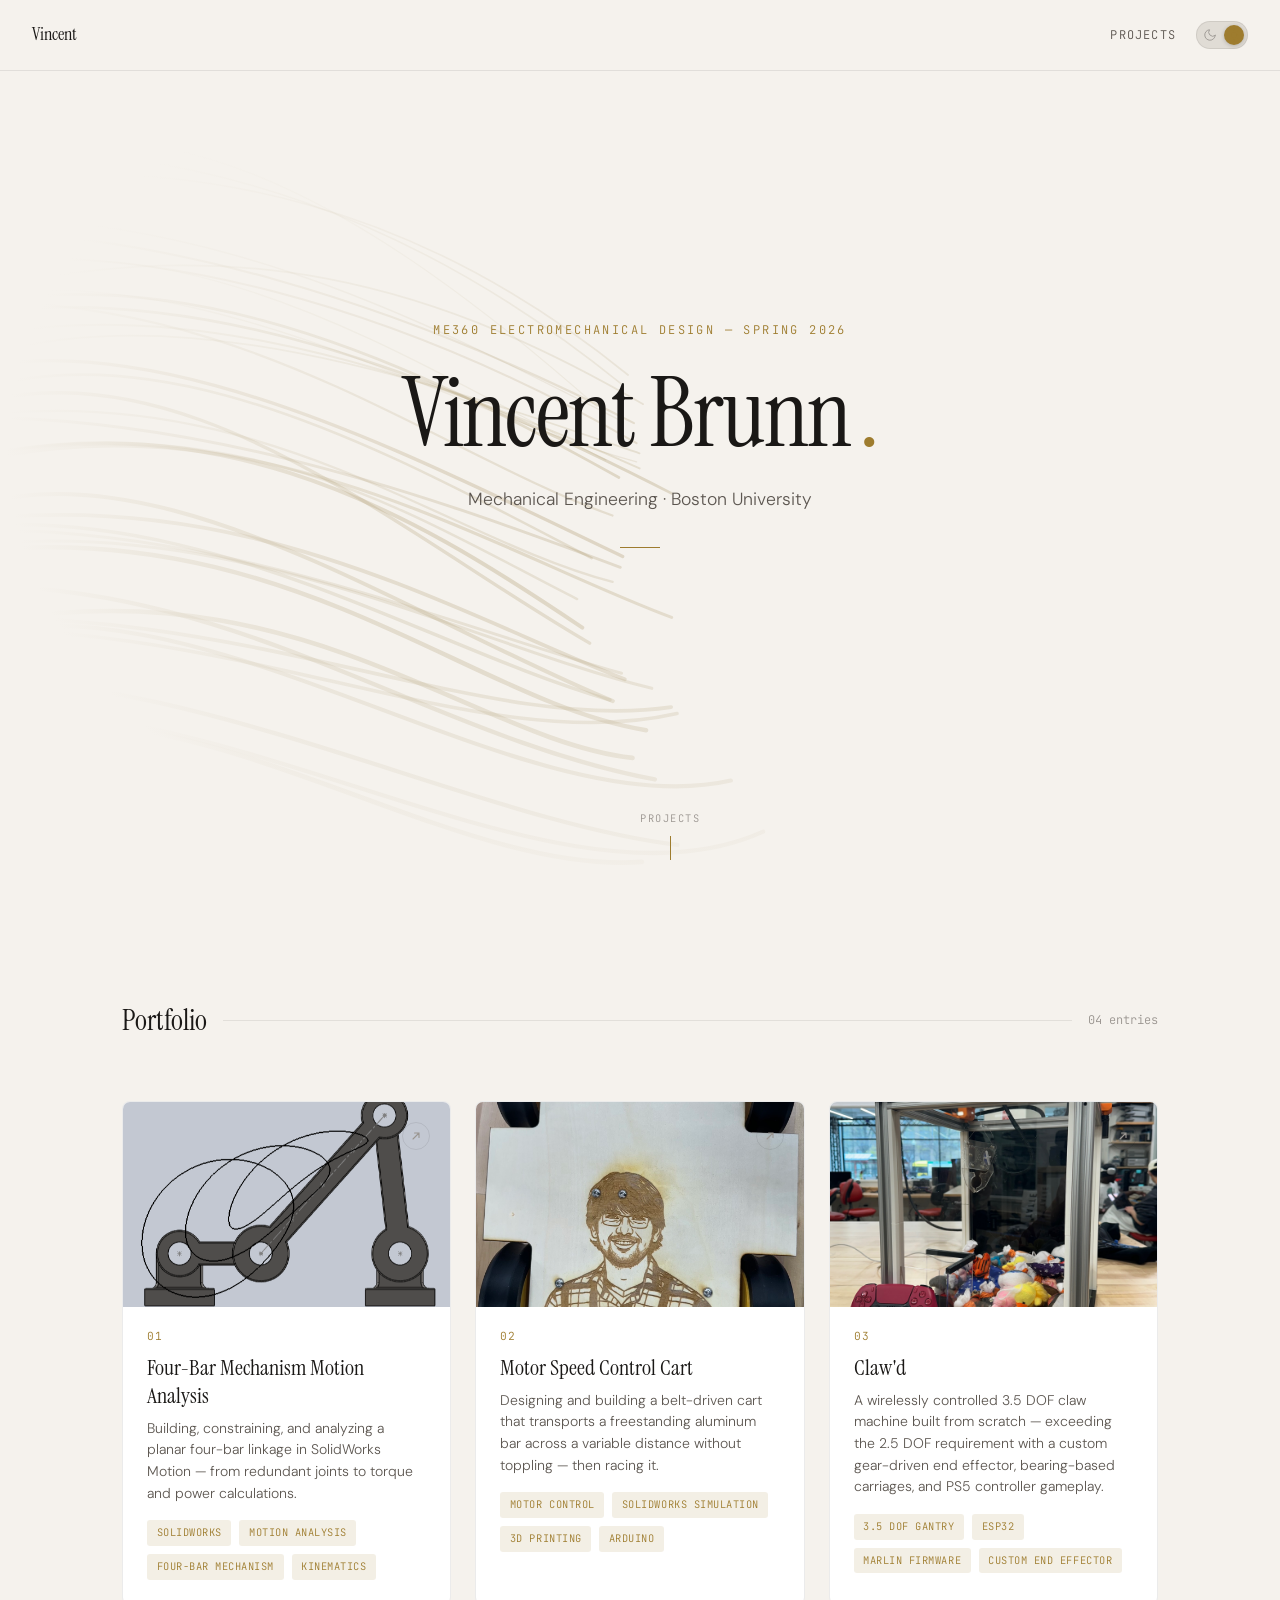
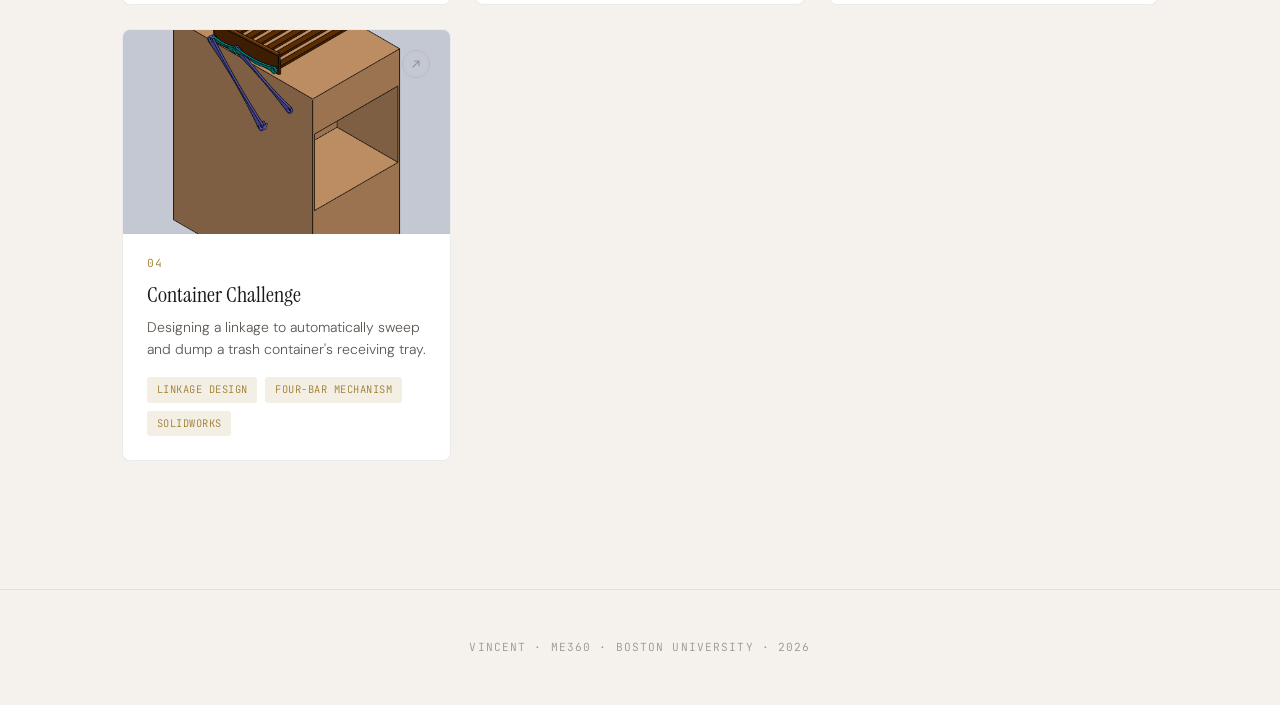
<file: index.html>
<!DOCTYPE html>
<html lang="en">
<head>
    <meta charset="UTF-8">
    <meta name="viewport" content="width=device-width, initial-scale=1.0">
    <title>Vincent — ME360 Portfolio</title>
    <link rel="preconnect" href="https://fonts.googleapis.com">
    <link rel="preconnect" href="https://fonts.gstatic.com" crossorigin>
    <link href="https://fonts.googleapis.com/css2?family=Instrument+Serif&family=DM+Sans:ital,wght@0,300;0,400;0,500;0,600;1,400&family=JetBrains+Mono:wght@400;500&display=swap" rel="stylesheet">
    <link rel="stylesheet" href="css/style.css">
</head>
<body>

    <!-- ── Persistent Nav (hidden until you scroll past hero) ── -->
    <nav class="topnav nav-hidden">
        <a href="index.html" class="site-name">Vincent</a>
        <a href="#projects">Projects</a>
    </nav>

    <!-- ── Hero ── -->
    <section class="hero">
        <div class="hero-bg">
            <canvas id="heroCanvas"></canvas>
        </div>
        <div class="hero-content">
            <div class="hero-label">ME360 Electromechanical Design — Spring 2026</div>
            <h1 class="hero-name">Vincent Brunn <span>.</span></h1>
            <p class="hero-tagline">Mechanical Engineering · Boston University</p>
            <div class="hero-divider"></div>
        </div>
        <div class="hero-scroll">
            <span>Projects</span>
            <div class="arrow"></div>
        </div>
    </section>

    <!-- ── Projects ── -->
    <section class="projects" id="projects">
        <div class="section-header">
            <h2>Portfolio</h2>
            <div class="line"></div>
            <span class="count">04 entries</span>
        </div>

        <div class="project-grid">

            <!-- PROJECT CARD 1 -->
            <a href="projects/project-01.html" class="project-card">
                <div class="card-arrow">
                    <svg viewBox="0 0 16 16" fill="none" stroke-width="1.5" stroke-linecap="round">
                        <path d="M4 12 L12 4 M6 4 L12 4 L12 10"/>
                    </svg>
                </div>
                <div class="card-image">
                    <img src="assets/fourbar-assembly-traces.png" alt="Four-bar mechanism assembly with coupler trace paths">
                </div>
                <div class="card-body">
                    <div class="card-number">01</div>
                    <div class="card-title">Four-Bar Mechanism Motion Analysis</div>
                    <p class="card-desc">Building, constraining, and analyzing a planar four-bar linkage in SolidWorks Motion — from redundant joints to torque and power calculations.</p>
                    <div class="card-tags">
                        <span>SolidWorks</span>
                        <span>Motion Analysis</span>
                        <span>Four-Bar Mechanism</span>
                        <span>Kinematics</span>
                    </div>
                </div>
            </a>

            <!-- PROJECT CARD 2 -->
            <a href="projects/project-02.html" class="project-card">
                <div class="card-arrow">
                    <svg viewBox="0 0 16 16" fill="none" stroke-width="1.5" stroke-linecap="round">
                        <path d="M4 12 L12 4 M6 4 L12 4 L12 10"/>
                    </svg>
                </div>
                <div class="card-image">
                    <img src="assets/cart-top.jpeg" alt="Project 2 thumbnail">
                </div>
                <div class="card-body">
                    <div class="card-number">02</div>
                    <div class="card-title">Motor Speed Control Cart</div>
                    <p class="card-desc">Designing and building a belt-driven cart that transports a freestanding aluminum bar across a variable distance without toppling — then racing it.</p>
                    <div class="card-tags">
                        <span>Motor Control</span>
                        <span>SolidWorks Simulation</span>
                        <span>3D Printing</span>
                        <span>Arduino</span>
                    </div>
                </div>
            </a>

            <!-- PROJECT CARD 3 -->
            <a href="projects/project-03.html" class="project-card">
                <div class="card-arrow">
                    <svg viewBox="0 0 16 16" fill="none" stroke-width="1.5" stroke-linecap="round">
                        <path d="M4 12 L12 4 M6 4 L12 4 L12 10"/>
                    </svg>
                </div>
                <div class="card-image">
                    <img src="assets/hero.jpg" alt="Project 3 thumbnail">
                </div>
                <div class="card-body">
                    <div class="card-number">03</div>
                    <div class="card-title">Claw'd</div>
                    <p class="card-desc">A wirelessly controlled 3.5 DOF claw machine built from scratch — exceeding the 2.5 DOF requirement with a custom gear-driven end effector, bearing-based carriages, and PS5 controller gameplay.</p>
                    <div class="card-tags">
                        <span>3.5 DOF Gantry</span>
                        <span>ESP32</span>
                        <span>Marlin Firmware</span>
                        <span>Custom End Effector</span>
                    </div>
                </div>
            </a>

            <!-- PROJECT CARD 4 -->
            <a href="projects/project-04.html" class="project-card">
                <div class="card-arrow">
                    <svg viewBox="0 0 16 16" fill="none" stroke-width="1.5" stroke-linecap="round">
                        <path d="M4 12 L12 4 M6 4 L12 4 L12 10"/>
                    </svg>
                </div>
                <div class="card-image">
                    <img src="assets/trashhero.png" alt="Project 4 thumbnail">
                </div>
                <div class="card-body">
                    <div class="card-number">04</div>
                    <div class="card-title">Container Challenge</div>
                    <p class="card-desc">Designing a linkage to automatically sweep and dump a trash container's receiving tray.</p>
                    <div class="card-tags">
                        <span>Linkage Design</span>
                        <span>Four-Bar Mechanism</span>
                        <span>SolidWorks</span>
                    </div>
                </div>
            </a>

        </div>
    </section>

    <!-- ── Footer ── -->
    <footer>
        Vincent &middot; ME360 &middot; Boston University &middot; 2026
    </footer>

    <script src="js/site.js"></script>

</body>
</html>
</file>
<file: css/style.css>
/* ═══════════════════════════════════════════════════
   ME360 Portfolio — Shared Styles
   Single source of truth. Edit here, applies everywhere.
   ═══════════════════════════════════════════════════ */

/* ── Theme Variables ── */
:root {
    --bg-primary: #0a0a0a;
    --bg-secondary: #111111;
    --bg-card: #161616;
    --bg-card-hover: #1c1c1c;
    --text-primary: #e8e4de;
    --text-secondary: #8a8680;
    --text-dim: #5a5650;
    --accent: #c8a45e;
    --accent-dim: rgba(200, 164, 94, 0.15);
    --accent-glow: rgba(200, 164, 94, 0.08);
    --border: rgba(255, 255, 255, 0.06);
    --font-display: 'Instrument Serif', Georgia, serif;
    --font-body: 'DM Sans', sans-serif;
    --font-mono: 'JetBrains Mono', monospace;

    /* Toggle-specific */
    --toggle-bg: #1c1c1c;
    --toggle-knob: var(--accent);
    --toggle-icon-active: var(--accent);
    --toggle-icon-inactive: var(--text-dim);
    --grain-opacity: 0.04;
    --nav-bg: rgba(10, 10, 10, 0.85);
    --card-hover-border: rgba(200, 164, 94, 0.25);
    --card-hover-shadow: rgba(200, 164, 94, 0.06);
}

/* ── Light Mode Overrides ── */
:root.light-mode {
    --bg-primary: #f5f2ed;
    --bg-secondary: #eae6df;
    --bg-card: #ffffff;
    --bg-card-hover: #faf8f5;
    --text-primary: #1a1816;
    --text-secondary: #5c5650;
    --text-dim: #9a9590;
    --accent: #9e7c2e;
    --accent-dim: rgba(158, 124, 46, 0.12);
    --accent-glow: rgba(158, 124, 46, 0.06);
    --border: rgba(0, 0, 0, 0.08);
    --toggle-bg: #e0dcd5;
    --toggle-knob: var(--accent);
    --toggle-icon-active: var(--accent);
    --toggle-icon-inactive: var(--text-dim);
    --grain-opacity: 0.03;
    --nav-bg: rgba(245, 242, 237, 0.88);
    --card-hover-border: rgba(158, 124, 46, 0.3);
    --card-hover-shadow: rgba(158, 124, 46, 0.08);
}

/* ── Reset & Base ── */
*, *::before, *::after {
    margin: 0;
    padding: 0;
    box-sizing: border-box;
}

html {
    scroll-behavior: smooth;
    scrollbar-width: thin;
    scrollbar-color: var(--accent-dim) transparent;
}

body {
    background: var(--bg-primary);
    color: var(--text-primary);
    font-family: var(--font-body);
    font-weight: 300;
    line-height: 1.7;
    overflow-x: hidden;
    -webkit-font-smoothing: antialiased;
    transition: background 0.4s ease, color 0.4s ease;
}

/* ── Grain overlay ── */
body::before {
    content: '';
    position: fixed;
    top: 0; left: 0; right: 0; bottom: 0;
    background-image: url("data:image/svg+xml,%3Csvg viewBox='0 0 256 256' xmlns='http://www.w3.org/2000/svg'%3E%3Cfilter id='n'%3E%3CfeTurbulence type='fractalNoise' baseFrequency='0.9' numOctaves='4' stitchTiles='stitch'/%3E%3C/filter%3E%3Crect width='100%25' height='100%25' filter='url(%23n)' opacity='0.04'/%3E%3C/svg%3E");
    pointer-events: none;
    z-index: 9999;
    opacity: var(--grain-opacity, 0.04);
}

/* ── Persistent Nav Bar ── */
.topnav {
    position: fixed;
    top: 0; left: 0; right: 0;
    z-index: 100;
    padding: 1.25rem 2rem;
    display: flex;
    justify-content: space-between;
    align-items: center;
    background: var(--nav-bg);
    backdrop-filter: blur(12px);
    border-bottom: 1px solid var(--border);
    transition: transform 0.3s ease, background 0.4s ease, border-color 0.4s ease;
}

.topnav a {
    text-decoration: none;
    color: var(--text-secondary);
    font-family: var(--font-mono);
    font-size: 0.75rem;
    letter-spacing: 0.1em;
    text-transform: uppercase;
    transition: color 0.3s ease;
}

.topnav a:hover {
    color: var(--accent);
}

.topnav .site-name {
    color: var(--text-primary);
    font-family: var(--font-display);
    font-size: 1.1rem;
    letter-spacing: 0;
    text-transform: none;
}

.topnav .nav-right {
    display: flex;
    align-items: center;
    gap: 1.25rem;
}

/* Show/hide nav on scroll (controlled by site.js) */
.topnav.nav-hidden {
    transform: translateY(-100%);
}

/* ── Theme Toggle ── */
.theme-toggle {
    position: relative;
    width: 52px;
    height: 28px;
    background: var(--toggle-bg);
    border: 1px solid var(--border);
    border-radius: 14px;
    cursor: pointer;
    padding: 0;
    display: flex;
    align-items: center;
    justify-content: space-between;
    padding: 0 6px;
    transition: background 0.3s ease, border-color 0.3s ease;
    flex-shrink: 0;
}

.theme-toggle:hover {
    border-color: var(--accent);
}

.theme-toggle .toggle-icon {
    width: 14px;
    height: 14px;
    transition: color 0.3s ease;
    position: relative;
    z-index: 1;
}

.theme-toggle .toggle-icon.sun {
    color: var(--toggle-icon-inactive);
}

.theme-toggle .toggle-icon.moon {
    color: var(--toggle-icon-active);
}

:root.light-mode .theme-toggle .toggle-icon.sun {
    color: var(--toggle-icon-active);
}

:root.light-mode .theme-toggle .toggle-icon.moon {
    color: var(--toggle-icon-inactive);
}

.theme-toggle .toggle-knob {
    position: absolute;
    top: 3px;
    left: 3px;
    width: 20px;
    height: 20px;
    background: var(--toggle-knob);
    border-radius: 50%;
    transition: transform 0.3s cubic-bezier(0.22, 1, 0.36, 1);
    box-shadow: 0 1px 4px rgba(0, 0, 0, 0.2);
}

:root.light-mode .theme-toggle .toggle-knob {
    transform: translateX(24px);
}

/* ── Footer ── */
footer {
    padding: 3rem 2rem;
    text-align: center;
    border-top: 1px solid var(--border);
    font-family: var(--font-mono);
    font-size: 0.7rem;
    color: var(--text-dim);
    letter-spacing: 0.1em;
    text-transform: uppercase;
    transition: border-color 0.4s ease, color 0.4s ease;
}

/* ── Animations ── */
@keyframes fadeUp {
    from { opacity: 0; transform: translateY(20px); }
    to { opacity: 1; transform: translateY(0); }
}

@keyframes scrollPulse {
    0%, 100% { opacity: 0.4; transform: scaleY(1); }
    50% { opacity: 1; transform: scaleY(1.3); }
}

/* ═══════════════════════════════════════════════════
   HOMEPAGE-SPECIFIC STYLES
   ═══════════════════════════════════════════════════ */

/* ── Hero Section ── */
.hero {
    position: relative;
    min-height: 100vh;
    display: flex;
    flex-direction: column;
    justify-content: center;
    align-items: center;
    padding: 2rem;
    overflow: hidden;
}

.hero-bg {
    position: absolute;
    top: 0; left: 0; right: 0; bottom: 0;
    z-index: 0;
}

.hero-bg canvas,
.hero-bg svg {
    width: 100%;
    height: 100%;
}

.hero::after {
    content: '';
    position: absolute;
    top: 0; left: 0; right: 0; bottom: 0;
    background: radial-gradient(ellipse at 50% 50%, transparent 0%, var(--bg-primary) 70%);
    z-index: 1;
    pointer-events: none;
}

.hero-content {
    position: relative;
    z-index: 2;
    text-align: center;
    max-width: 700px;
}

.hero-label {
    font-family: var(--font-mono);
    font-size: 0.75rem;
    letter-spacing: 0.2em;
    text-transform: uppercase;
    color: var(--accent);
    margin-bottom: 1.5rem;
    opacity: 0;
    animation: fadeUp 0.8s ease forwards 0.3s;
}

.hero-name {
    font-family: var(--font-display);
    font-size: clamp(3rem, 8vw, 6rem);
    font-weight: 400;
    line-height: 1.05;
    color: var(--text-primary);
    letter-spacing: -0.02em;
    opacity: 0;
    animation: fadeUp 0.8s ease forwards 0.5s;
}

.hero-name span {
    color: var(--accent);
}

.hero-tagline {
    font-family: var(--font-body);
    font-size: 1.1rem;
    font-weight: 300;
    color: var(--text-secondary);
    margin-top: 1.25rem;
    opacity: 0;
    animation: fadeUp 0.8s ease forwards 0.7s;
}

.hero-divider {
    width: 40px;
    height: 1px;
    background: var(--accent);
    margin: 2rem auto;
    opacity: 0;
    animation: fadeUp 0.8s ease forwards 0.9s;
}

.hero-scroll {
    position: absolute;
    bottom: 2.5rem;
    left: 50%;
    transform: translateX(-50%);
    z-index: 2;
    display: flex;
    flex-direction: column;
    align-items: center;
    gap: 0.5rem;
    color: var(--text-dim);
    font-family: var(--font-mono);
    font-size: 0.65rem;
    letter-spacing: 0.15em;
    text-transform: uppercase;
    opacity: 0;
    animation: fadeUp 0.8s ease forwards 1.1s;
}

.hero-scroll .arrow {
    width: 1px;
    height: 24px;
    background: var(--accent);
    animation: scrollPulse 2s ease infinite;
}

/* ── Projects Section ── */
.projects {
    padding: 6rem 2rem 8rem;
    max-width: 1100px;
    margin: 0 auto;
}

.section-header {
    display: flex;
    align-items: center;
    gap: 1rem;
    margin-bottom: 3.5rem;
}

.section-header h2 {
    font-family: var(--font-display);
    font-size: 1.8rem;
    font-weight: 400;
    color: var(--text-primary);
}

.section-header .line {
    flex: 1;
    height: 1px;
    background: var(--border);
}

.section-header .count {
    font-family: var(--font-mono);
    font-size: 0.75rem;
    color: var(--text-dim);
}

/* ── Project Grid & Cards ── */
.project-grid {
    display: grid;
    grid-template-columns: repeat(auto-fill, minmax(320px, 1fr));
    gap: 1.5rem;
}

.project-card {
    position: relative;
    background: var(--bg-card);
    border: 1px solid var(--border);
    border-radius: 8px;
    overflow: hidden;
    text-decoration: none;
    color: inherit;
    transition: transform 0.4s cubic-bezier(0.22, 1, 0.36, 1),
                border-color 0.4s ease,
                box-shadow 0.4s ease,
                background 0.4s ease;
    opacity: 0;
    transform: translateY(30px);
}

.project-card.visible {
    opacity: 1;
    transform: translateY(0);
    transition: opacity 0.6s ease, transform 0.6s cubic-bezier(0.22, 1, 0.36, 1),
                border-color 0.4s ease, box-shadow 0.4s ease, background 0.4s ease;
}

.project-card:hover {
    transform: translateY(-4px);
    border-color: var(--card-hover-border);
    box-shadow: 0 8px 40px var(--card-hover-shadow);
}

.card-image {
    width: 100%;
    aspect-ratio: 16 / 10;
    overflow: hidden;
    background: var(--bg-secondary);
}

.card-image img {
    width: 100%;
    height: 100%;
    object-fit: cover;
    transition: transform 0.6s cubic-bezier(0.22, 1, 0.36, 1);
}

.project-card:hover .card-image img {
    transform: scale(1.04);
}

.card-body {
    padding: 1.25rem 1.5rem 1.5rem;
}

.card-number {
    font-family: var(--font-mono);
    font-size: 0.7rem;
    color: var(--accent);
    letter-spacing: 0.1em;
    margin-bottom: 0.5rem;
}

.card-title {
    font-family: var(--font-display);
    font-size: 1.35rem;
    font-weight: 400;
    color: var(--text-primary);
    line-height: 1.3;
    margin-bottom: 0.5rem;
}

.card-desc {
    font-size: 0.875rem;
    color: var(--text-secondary);
    line-height: 1.55;
}

.card-tags {
    display: flex;
    flex-wrap: wrap;
    gap: 0.5rem;
    margin-top: 1rem;
}

.card-tags span {
    font-family: var(--font-mono);
    font-size: 0.65rem;
    letter-spacing: 0.05em;
    text-transform: uppercase;
    padding: 0.25rem 0.6rem;
    border-radius: 3px;
    background: var(--accent-dim);
    color: var(--accent);
}

.card-arrow {
    position: absolute;
    top: 1.25rem;
    right: 1.25rem;
    width: 28px;
    height: 28px;
    border-radius: 50%;
    border: 1px solid var(--border);
    display: flex;
    align-items: center;
    justify-content: center;
    transition: border-color 0.3s ease, background 0.3s ease;
}

.project-card:hover .card-arrow {
    border-color: var(--accent);
    background: var(--accent-dim);
}

.card-arrow svg {
    width: 12px;
    height: 12px;
    stroke: var(--text-dim);
    transition: stroke 0.3s ease, transform 0.3s ease;
}

.project-card:hover .card-arrow svg {
    stroke: var(--accent);
    transform: translate(1px, -1px);
}

/* ═══════════════════════════════════════════════════
   PROJECT PAGE-SPECIFIC STYLES
   ═══════════════════════════════════════════════════ */

/* ── Project Hero ── */
.project-hero {
    padding: 10rem 2rem 4rem;
    max-width: 820px;
    margin: 0 auto;
    opacity: 0;
    animation: fadeUp 0.8s ease forwards 0.2s;
}

.project-meta {
    font-family: var(--font-mono);
    font-size: 0.75rem;
    color: var(--accent);
    letter-spacing: 0.15em;
    text-transform: uppercase;
    margin-bottom: 1rem;
}

.project-hero h1 {
    font-family: var(--font-display);
    font-size: clamp(2rem, 5vw, 3.2rem);
    font-weight: 400;
    line-height: 1.15;
    color: var(--text-primary);
    margin-bottom: 1rem;
}

.project-hero .subtitle {
    font-size: 1.05rem;
    color: var(--text-secondary);
    max-width: 600px;
}

.project-tags {
    display: flex;
    flex-wrap: wrap;
    gap: 0.5rem;
    margin-top: 1.5rem;
}

.project-tags span {
    font-family: var(--font-mono);
    font-size: 0.65rem;
    letter-spacing: 0.05em;
    text-transform: uppercase;
    padding: 0.3rem 0.7rem;
    border-radius: 3px;
    background: var(--accent-dim);
    color: var(--accent);
}

/* ── Hero Image ── */
.hero-image {
    max-width: 1000px;
    margin: 2rem auto 0;
    padding: 0 2rem;
    opacity: 0;
    animation: fadeUp 0.8s ease forwards 0.4s;
}

.hero-image img {
    width: 100%;
    border-radius: 8px;
    border: 1px solid var(--border);
}

/* ── Article Body ── */
.article {
    max-width: 720px;
    margin: 0 auto;
    padding: 4rem 2rem 6rem;
}

.article > * {
    opacity: 0;
    transform: translateY(20px);
}

.article > *.visible {
    opacity: 1;
    transform: translateY(0);
    transition: opacity 0.5s ease, transform 0.5s ease;
}

/* ── Article text ── */
.article h2 {
    font-family: var(--font-display);
    font-size: 1.8rem;
    font-weight: 400;
    color: var(--text-primary);
    margin: 3rem 0 1rem;
}

.article h3 {
    font-family: var(--font-body);
    font-weight: 500;
    font-size: 1.15rem;
    color: var(--text-primary);
    margin: 2rem 0 0.75rem;
}

.article p {
    font-size: 0.975rem;
    color: var(--text-secondary);
    margin-bottom: 1.25rem;
}

.article ul, .article ol {
    color: var(--text-secondary);
    font-size: 0.975rem;
    padding-left: 1.5rem;
    margin-bottom: 1.25rem;
}

.article li {
    margin-bottom: 0.4rem;
}

.article a {
    color: var(--accent);
    text-decoration: underline;
    text-underline-offset: 3px;
    transition: opacity 0.2s;
}

.article a:hover {
    opacity: 0.7;
}

.article strong {
    color: var(--text-primary);
    font-weight: 500;
}

/* ── Divider ── */
.divider {
    width: 40px;
    height: 1px;
    background: var(--accent);
    margin: 3rem 0;
}

/* ── Images ── */
.article figure {
    margin: 2rem 0;
}

.article figure img {
    width: 100%;
    border-radius: 6px;
    border: 1px solid var(--border);
    max-width: 550px
    margin: 0 auto
}

.article figcaption {
    font-family: var(--font-mono);
    font-size: 0.72rem;
    color: var(--text-dim);
    margin-top: 0.75rem;
    text-align: center;
}

.image-grid {
    display: grid;
    grid-template-columns: 1fr 1fr;
    gap: 1rem;
    margin: 2rem 0;
}

.image-grid img {
    width: 100%;
    border-radius: 6px;
    border: 1px solid var(--border);
}

/* ── Wide images ── */
.wide {
    max-width: 1000px;
    margin-left: 50%;
    transform: translateX(-50%);
    width: 100vw;
    padding: 0 2rem;
}

.wide img {
    width: 100%;
    border-radius: 8px;
    border: 1px solid var(--border);
}

/* ── Video embed ── */
.video-embed {
    position: relative;
    padding-bottom: 56.25%;
    margin: 2rem 0;
    border-radius: 6px;
    overflow: hidden;
    border: 1px solid var(--border);
}

.video-embed iframe, .video-embed video {
    position: absolute;
    top: 0; left: 0;
    width: 100%;
    height: 100%;
    border: none;
}

/* ── Code blocks ── */
.code-block {
    position: relative;
    background: var(--bg-secondary);
    border: 1px solid var(--border);
    border-radius: 6px;
    margin: 2rem 0;
    overflow: hidden;
    transition: background 0.4s ease, border-color 0.4s ease;
}

.code-block .code-header {
    display: flex;
    justify-content: space-between;
    align-items: center;
    padding: 0.6rem 1rem;
    background: var(--bg-card);
    border-bottom: 1px solid var(--border);
    transition: background 0.4s ease, border-color 0.4s ease;
}

.code-block .code-lang {
    font-family: var(--font-mono);
    font-size: 0.68rem;
    color: var(--accent);
    letter-spacing: 0.05em;
    text-transform: uppercase;
}

.code-block .code-filename {
    font-family: var(--font-mono);
    font-size: 0.68rem;
    color: var(--text-dim);
}

.code-block pre {
    padding: 1.25rem;
    overflow-x: auto;
    scrollbar-width: thin;
    scrollbar-color: var(--accent-dim) transparent;
}

.code-block code {
    font-family: var(--font-mono);
    font-size: 0.82rem;
    line-height: 1.65;
    color: var(--text-primary);
    tab-size: 4;
}

.article p code, .article li code {
    font-family: var(--font-mono);
    font-size: 0.82rem;
    background: var(--accent-dim);
    color: var(--accent);
    padding: 0.15rem 0.4rem;
    border-radius: 3px;
}

/* ── LaTeX / math ── */
.math-block {
    background: var(--bg-secondary);
    border: 1px solid var(--border);
    border-radius: 6px;
    padding: 1.5rem;
    margin: 2rem 0;
    overflow-x: auto;
    text-align: center;
    transition: background 0.4s ease, border-color 0.4s ease;
}

.katex { color: var(--text-primary); }

/* ── File download ── */
.file-download {
    display: flex;
    align-items: center;
    gap: 1rem;
    padding: 1rem 1.25rem;
    background: var(--bg-card);
    border: 1px solid var(--border);
    border-radius: 6px;
    margin: 2rem 0;
    text-decoration: none;
    transition: border-color 0.3s ease, background 0.4s ease;
}

.file-download:hover {
    border-color: rgba(200, 164, 94, 0.3);
}

.file-download .file-icon {
    width: 40px;
    height: 40px;
    border-radius: 6px;
    background: var(--accent-dim);
    display: flex;
    align-items: center;
    justify-content: center;
    flex-shrink: 0;
}

.file-download .file-icon svg {
    width: 18px;
    height: 18px;
    stroke: var(--accent);
}

.file-download .file-info .file-name {
    font-family: var(--font-body);
    font-weight: 500;
    font-size: 0.9rem;
    color: var(--text-primary);
}

.file-download .file-info .file-size {
    font-family: var(--font-mono);
    font-size: 0.68rem;
    color: var(--text-dim);
    margin-top: 0.15rem;
}

/* ── Callout box ── */
.callout {
    padding: 1.25rem 1.5rem;
    background: var(--accent-dim);
    border-left: 2px solid var(--accent);
    border-radius: 0 6px 6px 0;
    margin: 2rem 0;
    transition: background 0.4s ease;
}

.callout p {
    color: var(--text-primary);
    font-size: 0.9rem;
    margin: 0;
}

/* ── Prev / Next nav ── */
.project-nav {
    max-width: 720px;
    margin: 0 auto;
    padding: 0 2rem 6rem;
    display: flex;
    justify-content: space-between;
    gap: 1rem;
}

.project-nav a {
    display: flex;
    flex-direction: column;
    gap: 0.35rem;
    text-decoration: none;
    padding: 1rem 1.25rem;
    background: var(--bg-card);
    border: 1px solid var(--border);
    border-radius: 6px;
    flex: 1;
    transition: border-color 0.3s ease, background 0.4s ease;
}

.project-nav a:hover {
    border-color: rgba(200, 164, 94, 0.25);
}

.project-nav a .nav-label {
    font-family: var(--font-mono);
    font-size: 0.65rem;
    color: var(--text-dim);
    letter-spacing: 0.1em;
    text-transform: uppercase;
}

.project-nav a .nav-title {
    font-family: var(--font-display);
    font-size: 1.1rem;
    color: var(--text-primary);
}

.project-nav a:last-child {
    text-align: right;
}

/* ═══════════════════════════════════════════════════
   RESPONSIVE
   ═══════════════════════════════════════════════════ */
@media (max-width: 700px) {
    .project-grid { grid-template-columns: 1fr; }
    .projects { padding: 4rem 1.25rem 6rem; }
    .project-hero { padding: 8rem 1.25rem 3rem; }
    .article { padding: 3rem 1.25rem 5rem; }
    .image-grid { grid-template-columns: 1fr; }
    .project-nav { flex-direction: column; }
}
</file>
